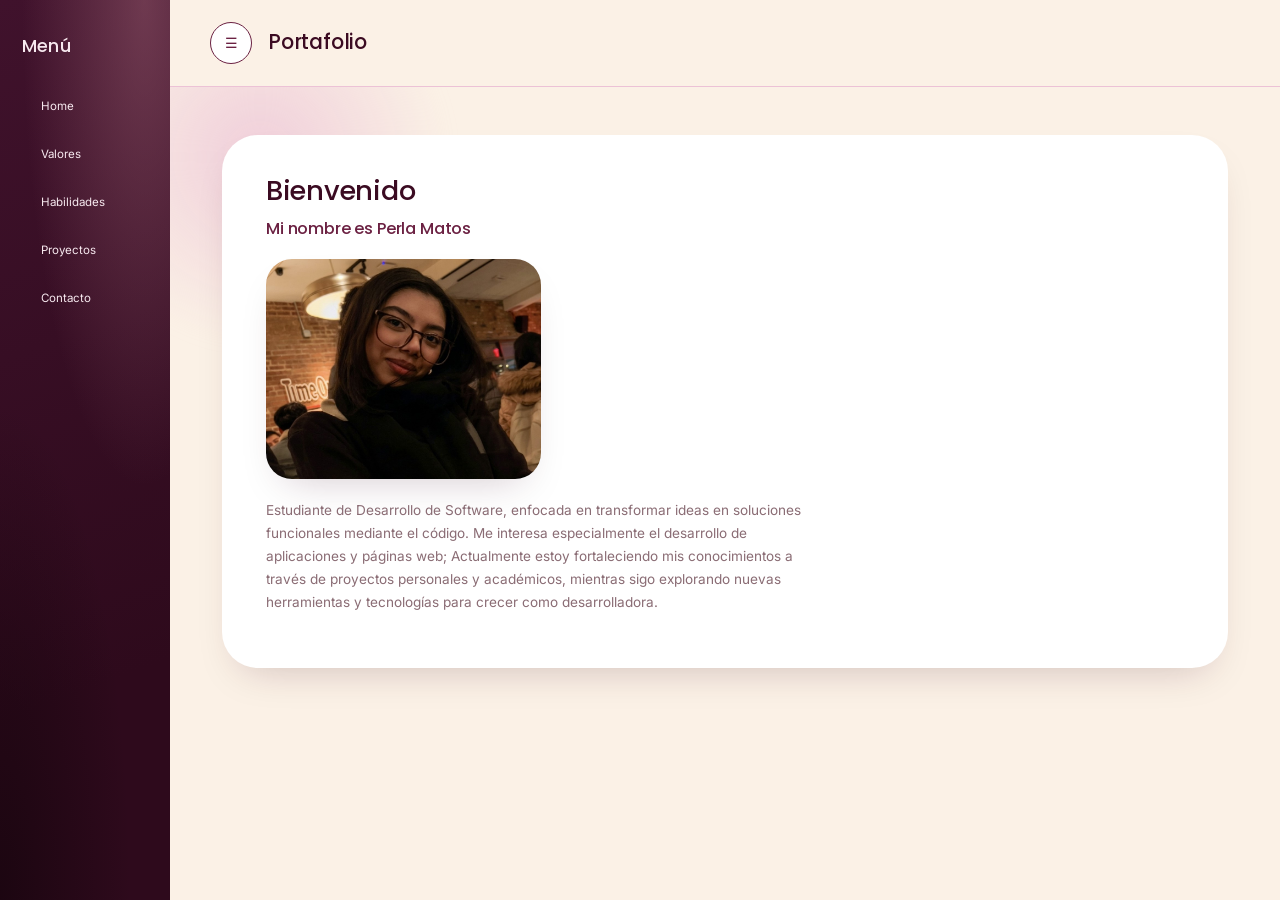
<file: index.html>
<!--============================================================
   Portafolio — Perla Matos | Sep 16 2026
   ============================================================ -->
<!DOCTYPE html>
<html lang="es">
<head>
    <meta charset="UTF-8">
    <meta name="viewport" content="width=device-width, initial-scale=1.0">
    <title>Home</title>
    <link rel="preload" href="./CSS/styles.css" as="style" />
    <link rel="stylesheet" href="./CSS/styles.css">
</head>
<body>
    <div class="wrapper">
        <nav id="sidebar">
            <div class="sidebar-header">
                <h3>Menú</h3>
            </div>
            <ul class="menu list-unstyled components">
               <li><a href="index.html">Home</a></li>
               <li><a href="Valores.html">Valores</a></li>
               <li><a href="Skills.html">Habilidades</a></li>
               <li><a href="Proyectos.html">Proyectos</a></li>
               <li><a href="Contacto.html">Contacto</a></li>
            </ul>

        </nav>
        <div id="content">
            <header class="top-bar">
                <button type="button" id="sidebarCollapse" class="btn-menu"></button>
                <h2>Portafolio</h2>
            </header>
            <main class="main-body" id="contenedor-principal">
                <div class="card">
                    <h2>Bienvenido</h2>
                        <h3>Mi nombre es Perla Matos</h3>
                    <img src="Imagenes\FotoPersonal.jpeg" 
                        alt="Imagen de portafolio" style="width: 30%;" class="img-fluid">
                    <p>Estudiante de Desarrollo de Software, enfocada en transformar ideas en soluciones funcionales mediante el código. 
                        Me interesa especialmente el desarrollo de aplicaciones y páginas web; 
                        Actualmente estoy fortaleciendo mis conocimientos a través de proyectos personales y académicos, mientras sigo 
                        explorando nuevas herramientas y tecnologías para crecer como desarrolladora.</p>
                </div>
            </main>
    </div>
</body>
</html>
</file>
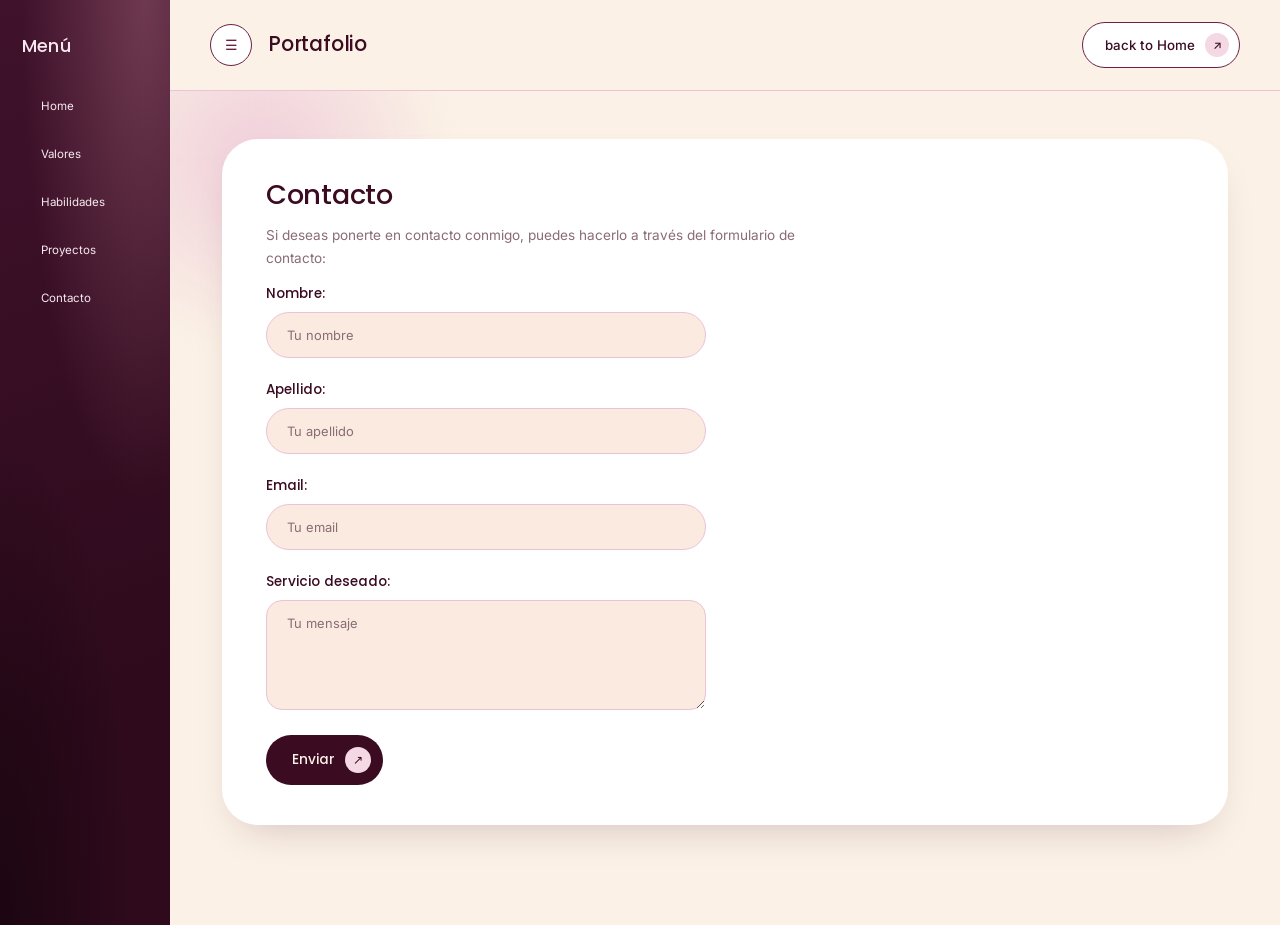
<file: Contacto.html>
<!--============================================================
   Portafolio — Perla Matos | Sep 16 2026
   ============================================================ -->
<!DOCTYPE html>
<html lang="es">
<head>
    <meta charset="UTF-8">
    <meta name="viewport" content="width=device-width, initial-scale=1.0">
    <title>Contacto</title>
    <link rel="preload" href="./CSS/styles.css" as="style" />
    <link rel="stylesheet" href="./CSS/styles.css">
</head>
<body>
    <div class="wrapper">
        <nav id="sidebar">
            <div class="sidebar-header">
                <h3>Menú</h3>
            </div>
            <ul class="menu list-unstyled components">
                <li><a href="index.html">Home</a></li>
                <li><a href="Valores.html">Valores</a></li>
                <li><a href="Skills.html">Habilidades</a></li>
                <li><a href="Proyectos.html">Proyectos</a></li>
                <li><a href="Contacto.html">Contacto</a></li>
            </ul>
        </nav>
        <div id="content">
            <header class="top-bar">
                <button type="button" id="sidebarCollapse" class="btn-menu"></button>
                <h2>Portafolio</h2>
                <button type="button" onclick="window.location.href='index.html'"> back to Home </button>
            </header>
            <main class="main-body" id="contenedor-principal">
                <div class="card">
                    <h2>Contacto</h2>
                    <p>Si deseas ponerte en contacto conmigo, puedes hacerlo a través del formulario de contacto:</p>
                    <form>
                        <div class="form-group">
                            <label for="name">Nombre:</label>
                            <input type="text" class="form-control" id="name" placeholder="Tu nombre">
                        </div>
                        <div class="form-group">
                            <label for="lastname">Apellido:</label>
                            <input type="text" class="form-control" id="lastname" placeholder="Tu apellido">
                        </div>
                        <div class="form-group">
                            <label for="email">Email:</label>
                            <input type="email" class="form-control" id="email" placeholder="Tu email">
                        </div>
                        <div class="form-group">
                            <label for="message">Servicio deseado:</label>
                            <textarea class="form-control" id="message" rows="5" placeholder="Tu mensaje"></textarea>
                        </div>
                        <button type="submit" class="btn btn-primary">Enviar</button>
                    </form>
                </div>
            </main>
        </div>
    </div>
</body>
</html>
</file>
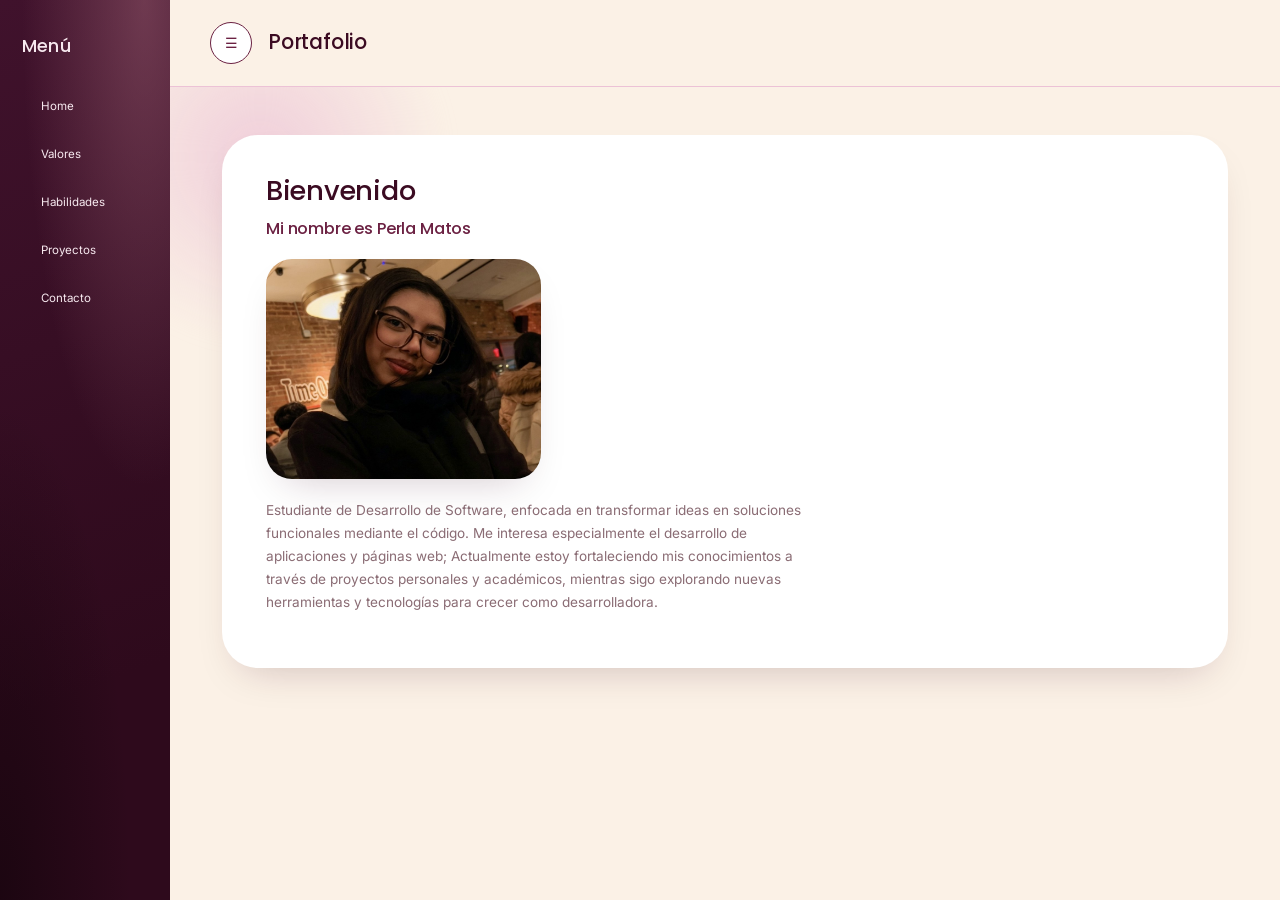
<file: Home.html>
<!--============================================================
   Portafolio — Perla Matos | Sep 16 2026
   ============================================================ -->
<!DOCTYPE html>
<html lang="es">
<head>
    <meta charset="UTF-8">
    <meta name="viewport" content="width=device-width, initial-scale=1.0">
    <title>Home</title>
    <link rel="preload" href="./CSS/styles.css" as="style" />
    <link rel="stylesheet" href="./CSS/styles.css">
</head>
<body>
    <div class="wrapper">
        <nav id="sidebar">
            <div class="sidebar-header">
                <h3>Menú</h3>
            </div>
            <ul class="menu list-unstyled components">
               <li><a href="Home.html">Home</a></li>
               <li><a href="Valores.html">Valores</a></li>
               <li><a href="Skills.html">Habilidades</a></li>
               <li><a href="Proyectos.html">Proyectos</a></li>
               <li><a href="Contacto.html">Contacto</a></li>
            </ul>

        </nav>
        <div id="content">
            <header class="top-bar">
                <button type="button" id="sidebarCollapse" class="btn-menu"></button>
                <h2>Portafolio</h2>
            </header>
            <main class="main-body" id="contenedor-principal">
                <div class="card">
                    <h2>Bienvenido</h2>
                        <h3>Mi nombre es Perla Matos</h3>
                    <img src="Imagenes\FotoPersonal.jpeg" 
                        alt="Imagen de portafolio" style="width: 30%;" class="img-fluid">
                    <p>Estudiante de Desarrollo de Software, enfocada en transformar ideas en soluciones funcionales mediante el código. 
                        Me interesa especialmente el desarrollo de aplicaciones y páginas web; 
                        Actualmente estoy fortaleciendo mis conocimientos a través de proyectos personales y académicos, mientras sigo 
                        explorando nuevas herramientas y tecnologías para crecer como desarrolladora.</p>
                </div>
            </main>
    </div>
</body>
</html>
</file>
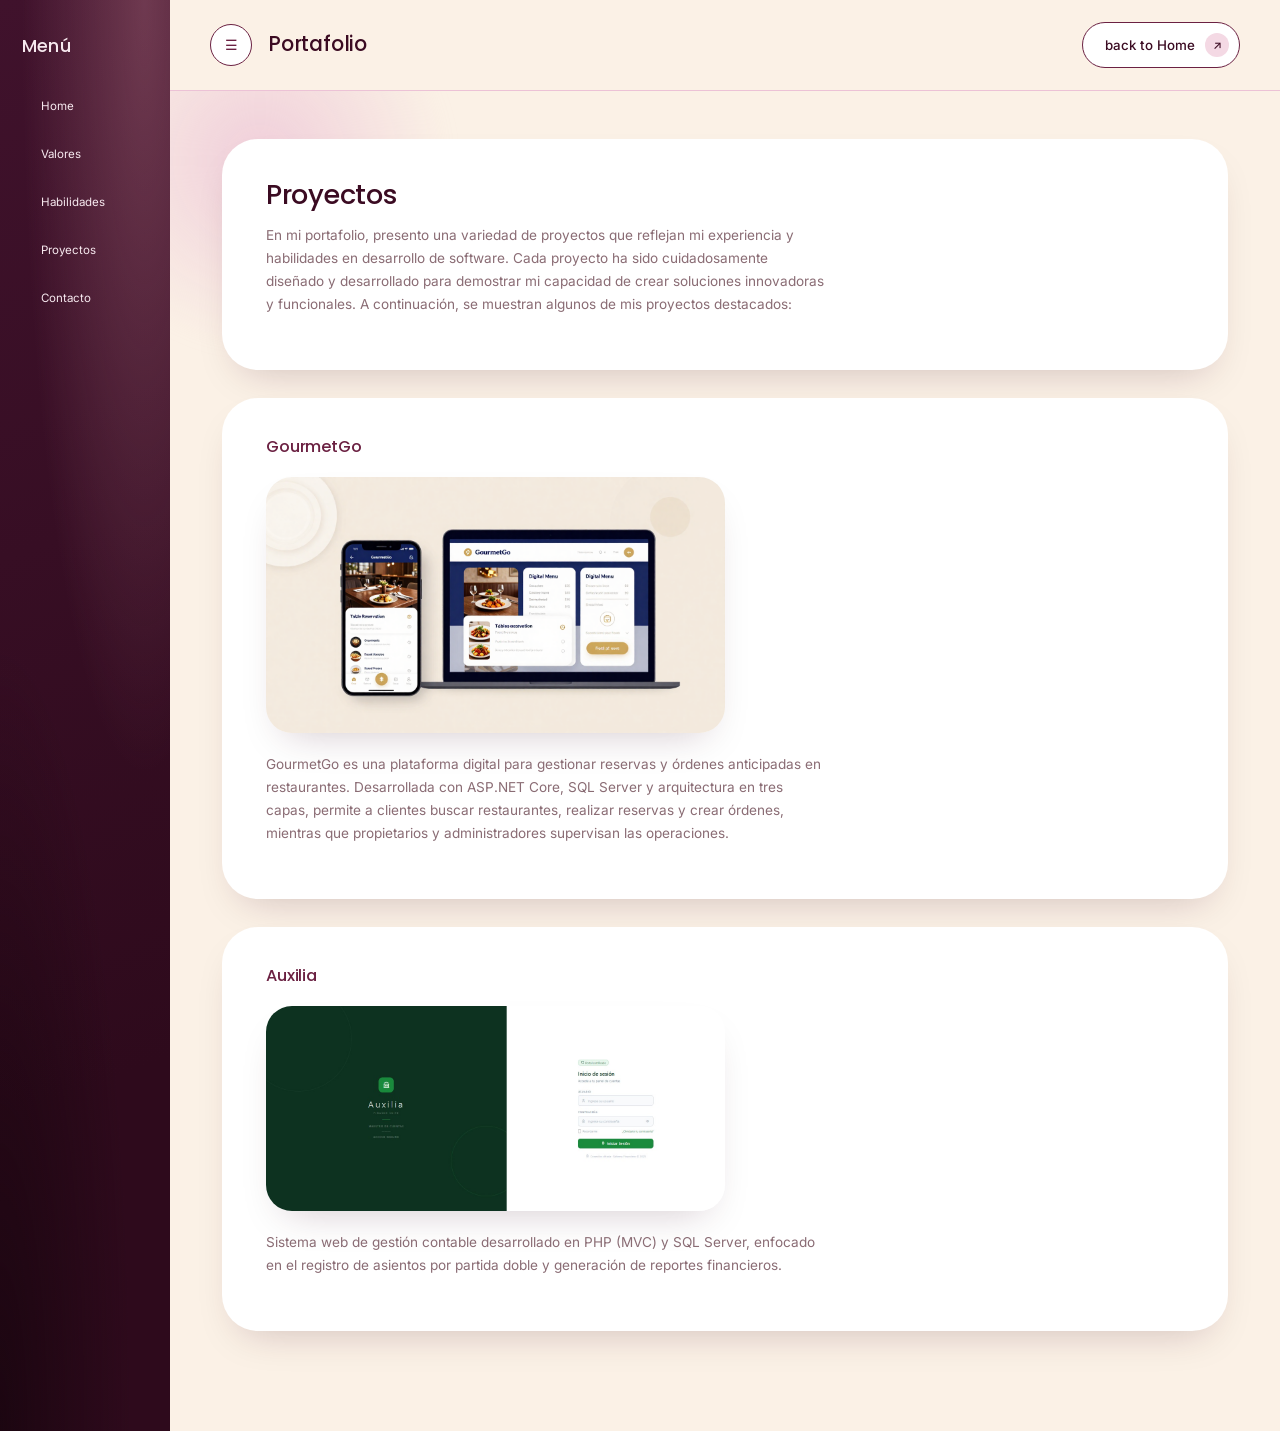
<file: Proyectos.html>
<!--============================================================
   Portafolio — Perla Matos | Sep 16 2026
   ============================================================ -->
<!DOCTYPE html>
<html lang="es">
<head>
    <meta charset="UTF-8">
    <meta name="viewport" content="width=device-width, initial-scale=1.0">
    <title>Proyectos</title>
         <link rel="preload" href="./CSS/styles.css" as="style" />
         <link rel="stylesheet" href="./CSS/styles.css">
</head>
<body>
    <div class="wrapper">
            <nav id="sidebar">
                <div class="sidebar-header">
                    <h3>Menú</h3>
                </div>
                <ul class="menu list-unstyled components">
                   <li><a href="index.html">Home</a></li>
                   <li><a href="Valores.html">Valores</a></li>
                   <li><a href="Skills.html">Habilidades</a></li>
                   <li><a href="Proyectos.html">Proyectos</a></li>
                   <li><a href="Contacto.html">Contacto</a></li>
                </ul>

            </nav>
            <div id="content">
                <header class="top-bar">
                    <button type="button" id="sidebarCollapse" class="btn-menu"></button>
                    <h2>Portafolio</h2>
                    <button type="button" onclick="window.location.href='index.html'"> back to Home </button>
                </header>
                <main class="main-body" id="contenedor-principal">
                    <div class="card">
                        <h2>Proyectos</h2>
                        <p>En mi portafolio, presento una variedad de proyectos que reflejan mi experiencia y habilidades en desarrollo de software. 
                            Cada proyecto ha sido cuidadosamente diseñado y desarrollado para demostrar mi capacidad de crear soluciones innovadoras y funcionales. 
                            A continuación, se muestran algunos de mis proyectos destacados:</p>
                    </div>
                    <div class="card">
                        <h3>GourmetGo</h3>
                        <img src="Imagenes\GourmetGoIlustracion.jpg" alt="Imagen de GourmetGo" style="width: 50%;" class="img-fluid">
                        <p>GourmetGo es una plataforma digital para gestionar reservas y órdenes anticipadas en restaurantes. 
                            Desarrollada con ASP.NET Core, SQL Server y arquitectura en tres capas, permite a clientes buscar restaurantes, 
                            realizar reservas y crear órdenes, mientras que propietarios y administradores supervisan las operaciones.</p>
                    </div>
                    <div class="card">
                        <h3>Auxilia</h3>
                        <img src="Imagenes\AuxiliaLogin.jpeg" alt="Imagen de Auxilia" style="width: 50%;" class="img-fluid">
                        <p>Sistema web de gestión contable desarrollado en PHP (MVC) y SQL Server, enfocado en el registro de asientos 
                            por partida doble y generación de reportes financieros.</p>
                    </div>
                </main>
            </div>
        </div>
</body>
</html>
</file>
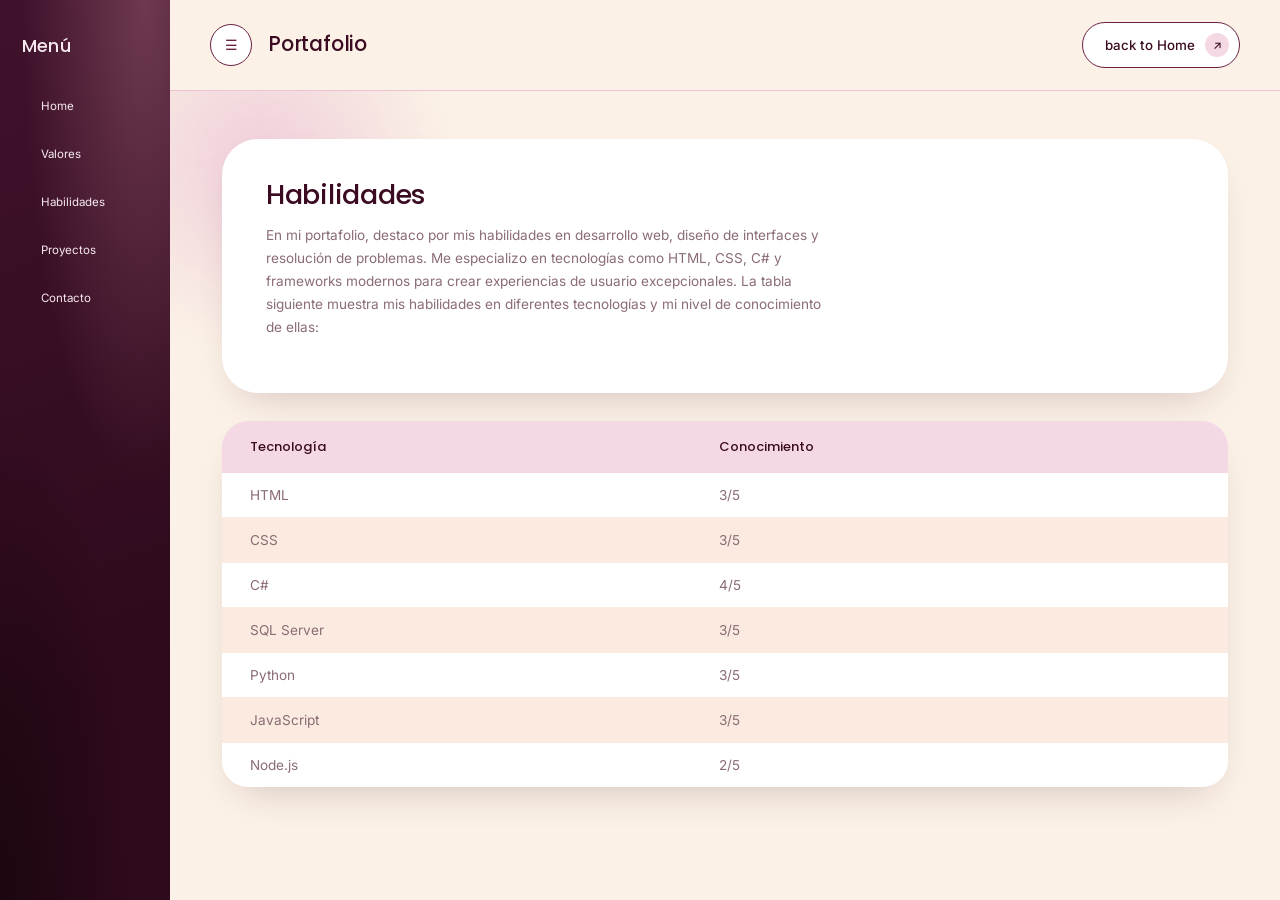
<file: Skills.html>
<!--============================================================
   Portafolio — Perla Matos | Sep 16 2026
   ============================================================ -->
<!DOCTYPE html>
    <html lang="es">
    <head>
        <meta charset="UTF-8">
        <meta name="viewport" content="width=device-width, initial-scale=1.0">
        <title>Habilidades</title>
         <link rel="preload" href="./CSS/styles.css" as="style" />
         <link rel="stylesheet" href="./CSS/styles.css">
    </head>
    <body>
        <div class="wrapper">
            <nav id="sidebar">
                <div class="sidebar-header">
                    <h3>Menú</h3>
                </div>
                <ul class="menu list-unstyled components">
                   <li><a href="index.html">Home</a></li>
                   <li><a href="Valores.html">Valores</a></li>
                   <li><a href="Skills.html">Habilidades</a></li>
                   <li><a href="Proyectos.html">Proyectos</a></li>
                   <li><a href="Contacto.html">Contacto</a></li>
                </ul>

            </nav>
            <div id="content">
                <header class="top-bar">
                    <button type="button" id="sidebarCollapse" class="btn-menu"></button>
                    <h2>Portafolio</h2>
                    <button type="button" onclick="window.location.href='index.html'"> back to Home </button>
                </header>

                <main class="main-body" id="contenedor-principal">
                    <div class="card">
                        <h2>Habilidades</h2>
                        <p>En mi portafolio, destaco por mis habilidades en desarrollo web, diseño de interfaces y resolución de problemas. 
                            Me especializo en tecnologías como HTML, CSS, C# y frameworks modernos para crear experiencias de usuario 
                            excepcionales. 
                            La tabla siguiente muestra mis habilidades en diferentes tecnologías y mi nivel de conocimiento de ellas:</p>
                    </div>
                    <table>
                        <thead>
                            <tr>
                                <th>Tecnología</th>
                                <th>Conocimiento</th>
                            </tr>
                        </thead>
                        <tbody>
                            <tr>
                                <td>HTML</td>
                                <td>3/5</td>
                            </tr>
                            <tr>
                                <td>CSS</td>
                                <td>3/5</td>
                            </tr>
                             <tr>
                                <td>C#</td>
                                <td>4/5</td>
                            </tr>
                            <tr>
                                <td>SQL Server</td>
                                <td>3/5</td>
                            </tr>
                            <tr>
                                <td>Python</td>
                                <td>3/5</td>
                            </tr>
                            <tr>
                                <td>JavaScript</td>
                                <td>3/5</td>
                            </tr>
                            <tr>
                                <td>Node.js</td>
                                <td>2/5</td>
                            </tr>
                           
                        </tbody>
                </main>
        </div>
</file>
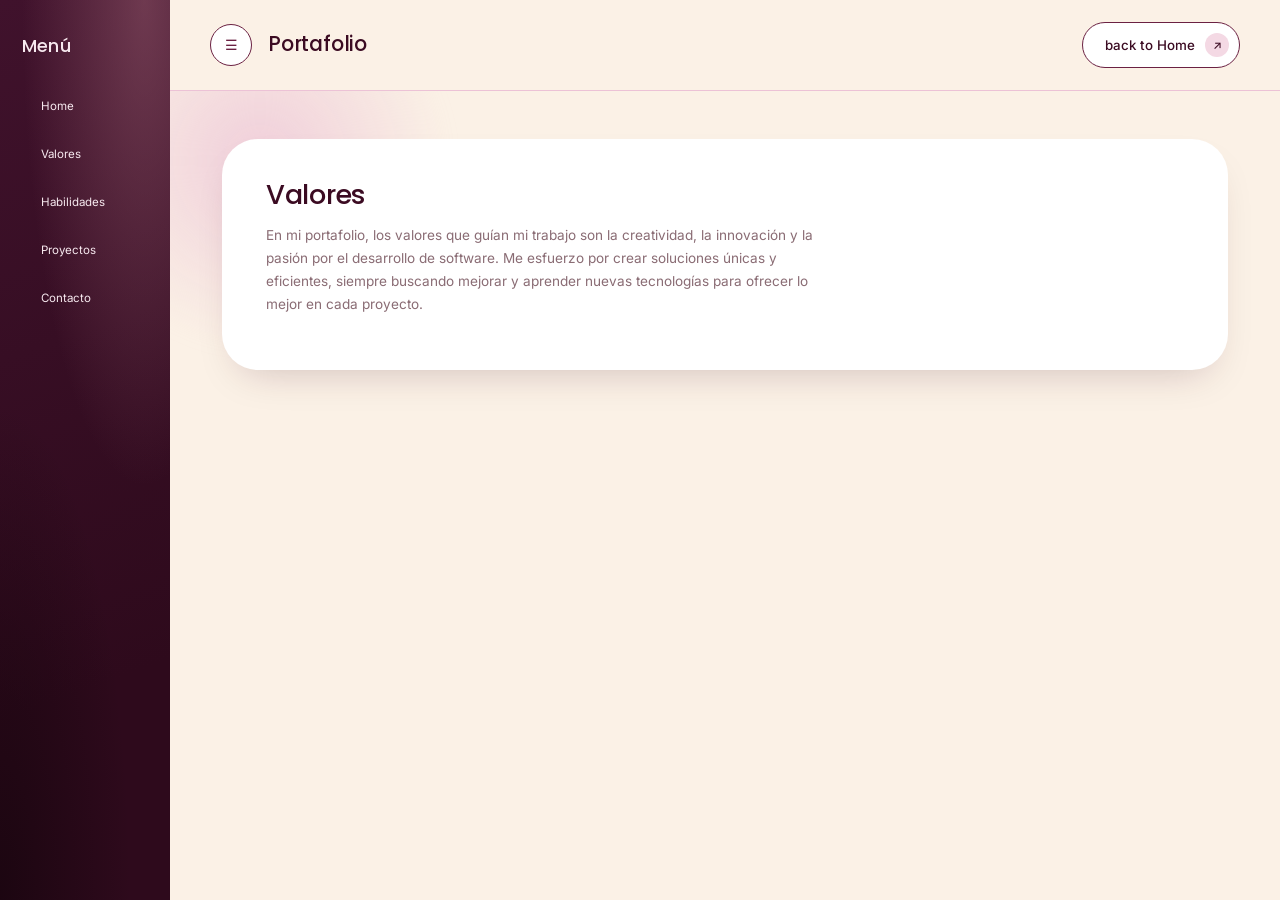
<file: Valores.html>
<!--============================================================
   Portafolio — Perla Matos | Sep 16 2026
   ============================================================ -->
<!DOCTYPE html>
<html lang="es">
<head>
    <meta charset="UTF-8">
    <meta name="viewport" content="width=device-width, initial-scale=1.0">
    <title>Valores</title>
     <link rel="preload" href="./CSS/styles.css" as="style" />
    <link rel="stylesheet" href="./CSS/styles.css">
</head>
<body>
    <div class="wrapper">
        <nav id="sidebar">
            <div class="sidebar-header">
                <h3>Menú</h3>
            </div>
            <ul class="menu list-unstyled components">
               <li><a href="index.html">Home</a></li>
               <li><a href="Valores.html">Valores</a></li>
               <li><a href="Skills.html">Habilidades</a></li>
               <li><a href="Proyectos.html">Proyectos</a></li>
               <li><a href="Contacto.html">Contacto</a></li>
            </ul>
        </nav>
        <div id="content">
            <header class="top-bar">
                <button type="button" id="sidebarCollapse" class="btn-menu"></button>
                <h2>Portafolio</h2>
                <button type="button" onclick="window.location.href='index.html'"> back to Home </button>
            </header>
            
            <main class="main-body" id="contenedor-principal">
                <div class="card">
                    <h2>Valores</h2>
                    <p>En mi portafolio, los valores que guían mi trabajo son la creatividad, la innovación y la pasión por el desarrollo de software. Me esfuerzo por crear soluciones únicas y eficientes, siempre buscando mejorar y aprender nuevas tecnologías para ofrecer lo mejor en cada proyecto.</p>
                </div>
            </main>
    </div>
</file>
<file: CSS/styles.css>
/* ============================================================
   Portafolio — Perla Matos | Sep 16 2026
   ============================================================ */

@import url('https://fonts.googleapis.com/css2?family=Poppins:wght@400;500;600&family=Inter:wght@300;400;500;600&display=swap');

html {
  /* Reduce el tamaño de fuente base (por defecto es 100% / 16px) */
  font-size: 85%; 
 
}

:root {
  /* Base claros */
  --cream: #FBF1E6;
  --cream-soft: #FAEAE0;
  --blush: #F4D9E4;
  --blush-deep: #ECC2D6;

  /* Vino / maroon */
  --maroon-950: #2E0A1C;
  --maroon-900: #40122C;
  --maroon-800: #551A38;
  --maroon-700: #6B2142;
  --maroon-500: #8C3A5C;

  --white: #FFFFFF;
  --text-dark: #3B0B22;
  --text-on-dark: #F7E9EF;
  --text-muted: #8A6C74;
  --text-muted-light: rgba(247, 233, 239, 0.75);

  --radius-xl: 36px;
  --radius-lg: 26px;
  --radius-md: 16px;
  --radius-pill: 999px;

  --shadow-soft: 0 18px 40px -20px rgba(59, 11, 34, 0.25);

  --font-display: 'Poppins', system-ui, sans-serif;
  --font-body: 'Inter', system-ui, sans-serif;
}

* {
  box-sizing: border-box;
}

html, body {
  margin: 0;
  padding: 0;
}

body {
  font-family: var(--font-body);
  font-weight: 400;
  color: var(--text-dark);
  background: var(--cream);
  min-height: 100vh;
}

h1, h2, h3, h4 {
  font-family: var(--font-display);
  font-weight: 500;
  line-height: 1.15;
  letter-spacing: -0.01em;
  margin: 0 0 0.5em 0;
  color: var(--text-dark);
}

p {
  line-height: 1.7;
  max-width: 62ch;
  color: var(--text-muted);
  font-weight: 400;
}

a {
  color: var(--maroon-700);
}

/* ---------------- Layout shell ---------------- */

.wrapper {
  display: flex;
  min-height: 100vh;
  align-items: stretch;
}

/* ---------------- Sidebar (bloque oscuro "vino") ---------------- */

#sidebar {
  width: 170px;
  flex-shrink: 0;
  position: relative;
  overflow: hidden;
  color: var(--text-on-dark);
  padding: 36px 22px;
   font-size: 85%; 
  background:
    radial-gradient(120% 90% at 85% 0%, rgba(150, 90, 110, 0.55), transparent 60%),
    radial-gradient(140% 100% at 0% 100%, rgba(20, 4, 12, 0.7), transparent 55%),
    linear-gradient(160deg, var(--maroon-900), var(--maroon-950) 75%);
}

.sidebar-header h3 {
  color: var(--text-on-dark);
  font-weight: 500;
  font-size: 1.3rem;
  letter-spacing: 0.01em;
  margin-bottom: 30px;
}

.menu.list-unstyled.components {
  list-style: none;
  margin: 0;
  padding: 0;
  display: flex;
  flex-direction: column;
  gap: 8px;
}

.menu.list-unstyled.components li a {
  display: block;
  padding: 12px 18px;
  border-radius: var(--radius-pill);
  color: var(--text-on-dark);
  text-decoration: none;
  font-weight: 400;
  font-family: var(--font-body);
  border: 1px solid transparent;
  transition: background 0.2s ease, border-color 0.2s ease, transform 0.15s ease;
}

.menu.list-unstyled.components li a:hover {
  border-color: rgba(247, 233, 239, 0.5);
  transform: translateX(2px);
}

.menu.list-unstyled.components li a:active {
  background: var(--blush);
  color: var(--text-dark);
  border-color: var(--blush);
}

/* ---------------- Main content ---------------- */

#content {
  flex: 1;
  display: flex;
  flex-direction: column;
  min-width: 0;
}

.top-bar {
  display: flex;
  align-items: center;
  gap: 16px;
  background: var(--cream);
  padding: 22px 40px;
  border-bottom: 1px solid var(--blush-deep);
}

.top-bar h2 {
  margin: 0;
  font-size: 1.5rem;
  font-weight: 500;
  flex: 1;
}

.btn-menu {
  width: 42px;
  height: 42px;
  border-radius: 50%;
  border: 1px solid var(--maroon-700);
  background: var(--white);
  cursor: pointer;
  position: relative;
}

.btn-menu::before {
  content: "☰";
  color: var(--maroon-700);
  font-size: 1rem;
}

.top-bar button[onclick] {
  display: inline-flex;
  align-items: center;
  gap: 10px;
  background: var(--white);
  color: var(--text-dark);
  border: 1px solid var(--maroon-700);
  font-family: var(--font-body);
  font-weight: 500;
  padding: 10px 10px 10px 22px;
  border-radius: var(--radius-pill);
  cursor: pointer;
  transition: background 0.2s ease, transform 0.15s ease;
}

.top-bar button[onclick]::after {
  content: "↗";
  display: inline-flex;
  align-items: center;
  justify-content: center;
  width: 24px;
  height: 24px;
  border-radius: 50%;
  background: var(--blush);
  color: var(--text-dark);
  font-size: 0.85rem;
}

.top-bar button[onclick]:hover {
  background: var(--cream-soft);
  transform: translateY(-1px);
}

.main-body {
  position: relative;
  padding: 48px 52px 72px;
  flex: 1;
  overflow: hidden;
}

/* Blob decorativo difuminado, como el fondo del hero del PDF */
.main-body::before {
  content: "";
  position: absolute;
  top: -120px;
  left: -100px;
  width: 380px;
  height: 380px;
  border-radius: 50%;
  background: radial-gradient(circle, rgba(236, 194, 214, 0.75), rgba(236, 194, 214, 0) 70%);
  filter: blur(10px);
  pointer-events: none;
  z-index: 0;
}

.main-body > * {
  position: relative;
  z-index: 1;
}

/* ---------------- Cards ---------------- */

.card {
  background: var(--white);
  border-radius: var(--radius-xl);
  padding: 40px 44px;
  margin-bottom: 28px;
  box-shadow: var(--shadow-soft);
}

.card h2 {
  font-size: 2rem;
}

.card h3 {
  font-size: 1.2rem;
  color: var(--maroon-700);
  font-weight: 500;
}

.card .img-fluid {
  display: block;
  border-radius: var(--radius-lg);
  margin: 20px 0;
  max-width: 100%;
  height: auto;
  box-shadow: var(--shadow-soft);
}

/* ---------------- Table (Habilidades) ---------------- */

table {
  width: 100%;
  border-collapse: separate;
  border-spacing: 0;
  background: var(--white);
  border-radius: var(--radius-lg);
  overflow: hidden;
  margin: 0 0 32px;
  box-shadow: var(--shadow-soft);
}

thead tr {
  background: var(--blush);
}

th {
  color: var(--text-dark);
  font-family: var(--font-display);
  font-weight: 500;
  text-align: left;
  padding: 16px 28px;
  font-size: 0.95rem;
}

td {
  padding: 14px 28px;
  border-bottom: 1px solid var(--cream-soft);
  color: var(--text-muted);
}

tbody tr:nth-child(even) {
  background: var(--cream-soft);
}

tbody tr:last-child td {
  border-bottom: none;
}

tbody tr:hover {
  background: var(--blush);
}

/* ---------------- Form (Contacto) ---------------- */

.form-group {
  margin-bottom: 22px;
}

.form-group label {
  display: block;
  font-weight: 500;
  font-family: var(--font-display);
  margin-bottom: 8px;
  color: var(--text-dark);
}

.form-control {
  width: 100%;
  max-width: 440px;
  padding: 14px 20px;
  border: 1px solid var(--blush-deep);
  border-radius: var(--radius-pill);
  background: var(--cream-soft);
  font-family: var(--font-body);
  font-size: 0.95rem;
  color: var(--text-dark);
  transition: border-color 0.2s ease, background 0.2s ease;
}

textarea.form-control {
  border-radius: var(--radius-md);
  resize: vertical;
  min-height: 110px;
}

.form-control::placeholder {
  color: var(--text-muted);
}

.form-control:focus {
  outline: none;
  border-color: var(--maroon-700);
  background: var(--white);
}

.btn.btn-primary {
  display: inline-flex;
  align-items: center;
  gap: 10px;
  background: var(--text-dark);
  color: var(--cream);
  border: none;
  font-family: var(--font-display);
  font-weight: 500;
  font-size: 1rem;
  padding: 12px 12px 12px 26px;
  border-radius: var(--radius-pill);
  cursor: pointer;
  transition: background 0.2s ease, transform 0.15s ease;
}

.btn.btn-primary::after {
  content: "↗";
  display: inline-flex;
  align-items: center;
  justify-content: center;
  width: 26px;
  height: 26px;
  border-radius: 50%;
  background: var(--blush);
  color: var(--text-dark);
  font-size: 0.9rem;
}

.btn.btn-primary:hover {
  background: var(--maroon-900);
  transform: translateY(-1px);
}

/* ---------------- Responsive ---------------- */

@media (max-width: 800px) {
  .wrapper {
    flex-direction: column;
  }

  #sidebar {
    width: 100%;
    padding: 24px 20px;
  }

  .menu.list-unstyled.components {
    flex-direction: row;
    flex-wrap: wrap;
  }

  .main-body {
    padding: 32px 22px 44px;
  }

  .main-body::before {
    width: 220px;
    height: 220px;
    top: -80px;
    left: -60px;
  }

  .card {
    padding: 28px 26px;
    border-radius: var(--radius-lg);
  }

  .top-bar {
    padding: 18px 22px;
  }

  table, thead, tbody, th, td, tr {
    display: block;
  }

  thead tr {
    display: none;
  }

  td {
    padding: 10px 22px;
  }

  tbody tr {
    padding: 12px 0;
    border-bottom: 1px solid var(--cream-soft);
  }

  td::before {
    content: attr(data-label) ": ";
    font-weight: 500;
    color: var(--maroon-700);
  }
}

/* Accesibilidad: estado de foco visible */
a:focus-visible,
button:focus-visible,
.form-control:focus-visible {
  outline: 2px solid var(--maroon-700);
  outline-offset: 2px;
}
</file>
